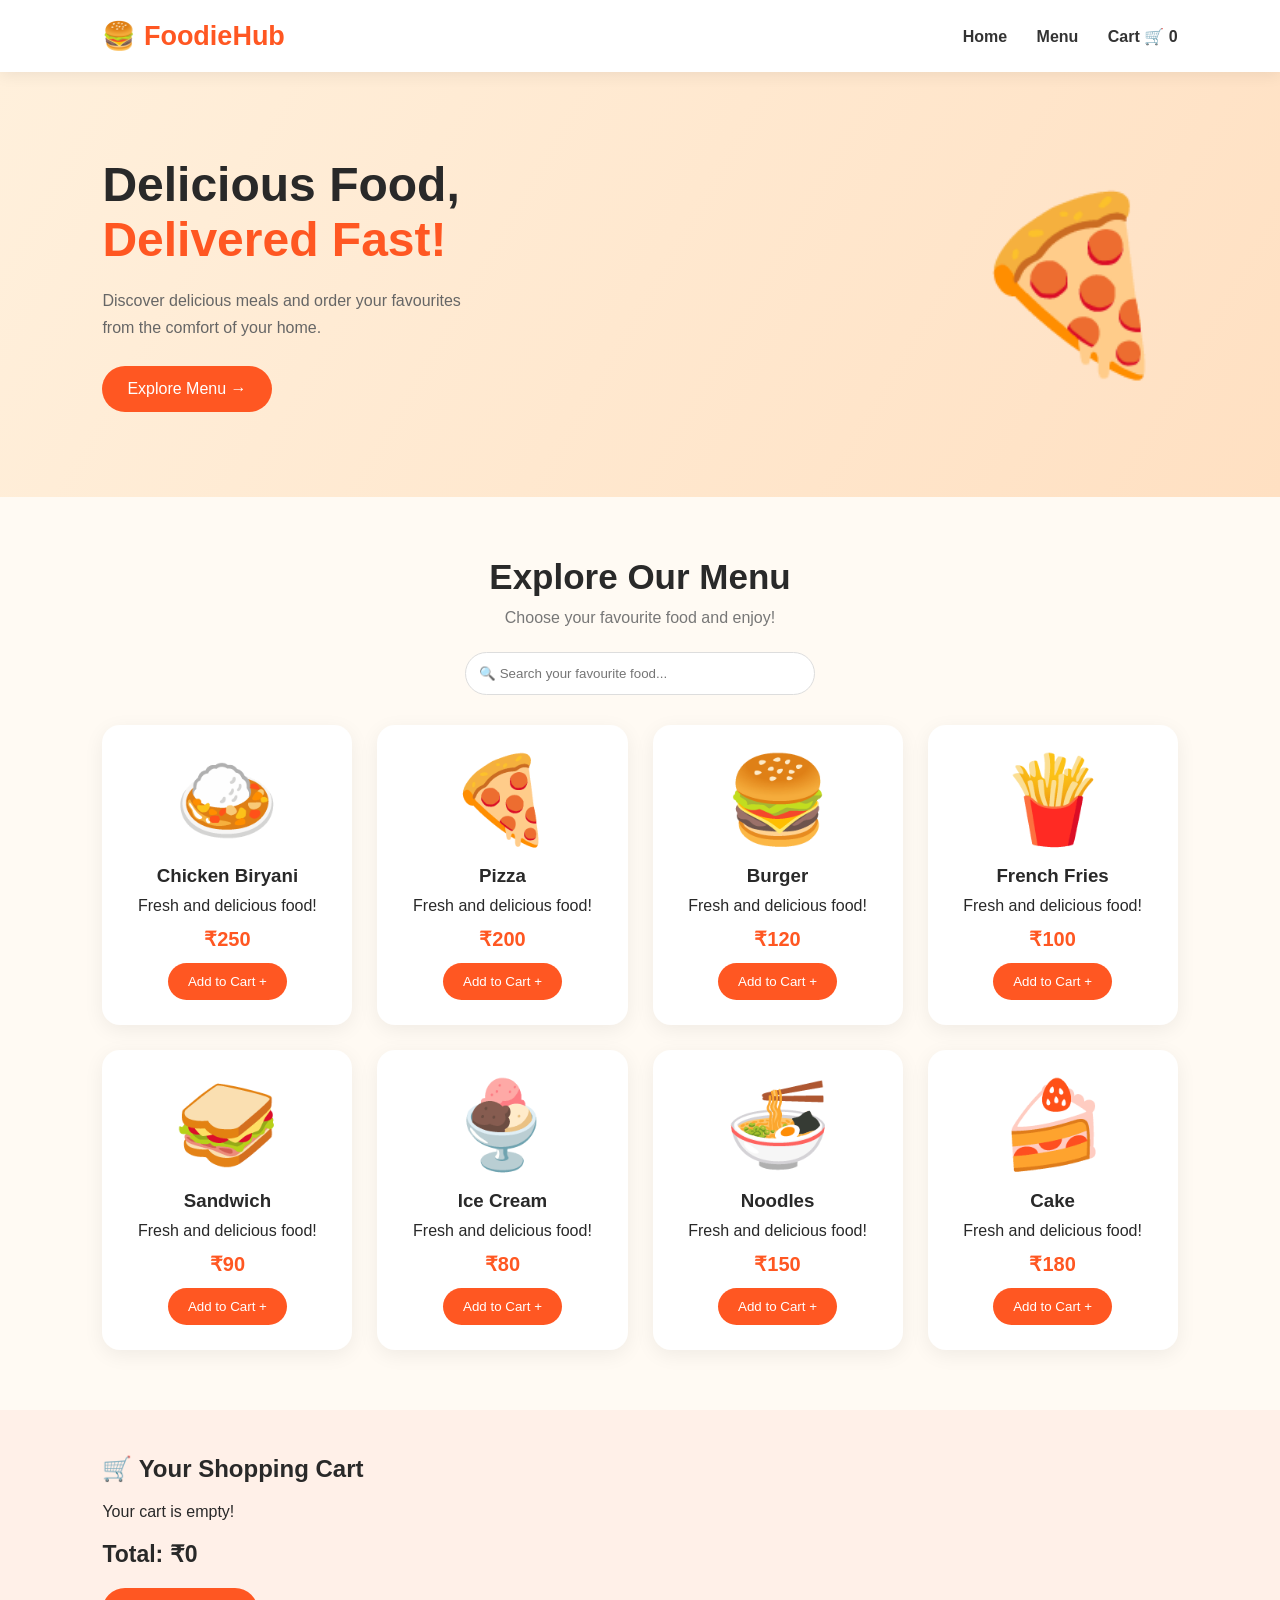
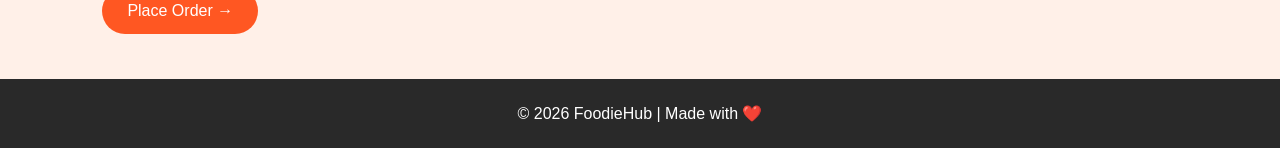
<file: index.html>
<!DOCTYPE html>
<html lang="en">
<head>
<meta charset="UTF-8">
<meta name="viewport" content="width=device-width, initial-scale=1.0">
<title>FoodieHub | Online Food Ordering</title>

<style>
* {
    margin: 0;
    padding: 0;
    box-sizing: border-box;
    font-family: Arial, sans-serif;
}

body {
    background: #fffaf3;
    color: #292929;
}

header {
    background: #ffffff;
    padding: 20px 8%;
    display: flex;
    justify-content: space-between;
    align-items: center;
    position: sticky;
    top: 0;
    z-index: 10;
    box-shadow: 0 3px 15px #00000012;
}

.logo {
    font-size: 27px;
    font-weight: bold;
    color: #ff5722;
}

nav a {
    text-decoration: none;
    margin-left: 25px;
    color: #333;
    font-weight: bold;
}

nav a:hover {
    color: #ff5722;
}

.hero {
    padding: 85px 8%;
    background: linear-gradient(120deg, #fff0dc, #ffe0c2);
    display: flex;
    align-items: center;
    justify-content: space-between;
    flex-wrap: wrap;
    gap: 30px;
}

.hero h1 {
    font-size: 48px;
    margin-bottom: 20px;
}

.hero h1 span {
    color: #ff5722;
}

.hero p {
    color: #666;
    margin-bottom: 25px;
    line-height: 1.7;
}

.hero button, .order-btn {
    background: #ff5722;
    color: white;
    border: none;
    padding: 14px 25px;
    border-radius: 30px;
    cursor: pointer;
    font-size: 16px;
}

.hero button:hover, .order-btn:hover {
    background: #d84315;
    transform: scale(1.05);
}

.hero-food {
    font-size: 170px;
    animation: float 3s ease-in-out infinite;
}

@keyframes float {
    0%, 100% { transform: translateY(0); }
    50% { transform: translateY(-18px); }
}

.menu {
    padding: 60px 8%;
    text-align: center;
}

.menu h2 {
    font-size: 35px;
    margin-bottom: 12px;
}

.menu > p {
    color: #777;
    margin-bottom: 25px;
}

#search {
    padding: 13px;
    width: min(100%, 350px);
    border: 1px solid #ddd;
    border-radius: 25px;
    outline: none;
    margin-bottom: 30px;
}

.food-container {
    display: grid;
    grid-template-columns: repeat(auto-fit, minmax(220px, 1fr));
    gap: 25px;
}

.food-card {
    background: white;
    border-radius: 18px;
    padding: 25px;
    box-shadow: 0 5px 20px #00000010;
    transition: 0.3s;
    animation: appear 0.7s ease;
}

.food-card:hover {
    transform: translateY(-10px);
    box-shadow: 0 12px 25px #ff572233;
}

.food-image {
    font-size: 85px;
    margin-bottom: 15px;
}

.food-card h3 {
    margin-bottom: 10px;
}

.price {
    color: #ff5722;
    font-weight: bold;
    margin: 12px;
    font-size: 20px;
}

.food-card button {
    background: #ff5722;
    color: white;
    border: none;
    padding: 11px 20px;
    border-radius: 25px;
    cursor: pointer;
}

.food-card button:hover {
    background: #d84315;
}

@keyframes appear {
    from { opacity: 0; transform: translateY(20px); }
    to { opacity: 1; transform: translateY(0); }
}

.cart {
    background: #fff0e8;
    padding: 45px 8%;
}

.cart h2 {
    margin-bottom: 20px;
}

.cart-item {
    background: white;
    padding: 15px;
    margin-bottom: 10px;
    border-radius: 10px;
    display: flex;
    justify-content: space-between;
    align-items: center;
    gap: 10px;
}

.cart-item button {
    padding: 5px 10px;
    border: none;
    background: #ff5722;
    color: white;
    border-radius: 5px;
    cursor: pointer;
}

.total {
    font-size: 23px;
    font-weight: bold;
    margin: 20px 0;
}

footer {
    text-align: center;
    padding: 25px;
    background: #292929;
    color: white;
}

#message {
    position: fixed;
    bottom: 25px;
    right: 25px;
    background: #292929;
    color: white;
    padding: 15px 22px;
    border-radius: 10px;
    display: none;
    z-index: 20;
}
</style>
</head>

<body>

<header>
    <div class="logo">🍔 FoodieHub</div>
    <nav>
        <a href="#home">Home</a>
        <a href="#menu">Menu</a>
        <a href="#cart">Cart 🛒 <span id="count">0</span></a>
    </nav>
</header>

<section class="hero" id="home">
    <div>
        <h1>Delicious Food,<br>
        <span>Delivered Fast!</span></h1>
        <p>Discover delicious meals and order your favourites<br>
        from the comfort of your home.</p>
        <button onclick="document.getElementById('menu').scrollIntoView({behavior:'smooth'})">
            Explore Menu →
        </button>
    </div>
    <div class="hero-food">🍕</div>
</section>

<section class="menu" id="menu">
    <h2>Explore Our Menu</h2>
    <p>Choose your favourite food and enjoy!</p>

    <input type="text" id="search"
    placeholder="🔍 Search your favourite food..."
    oninput="searchFood()">

    <div class="food-container" id="foodContainer"></div>
</section>

<section class="cart" id="cart">
    <h2>🛒 Your Shopping Cart</h2>
    <div id="cartItems">Your cart is empty!</div>

    <div class="total">
        Total: ₹<span id="total">0</span>
    </div>

    <button class="order-btn" onclick="placeOrder()">
        Place Order →
    </button>
</section>

<footer>
    <p>© 2026 FoodieHub | Made with ❤️</p>
</footer>

<div id="message"></div>

<script>

const foods = [
    {id:1, name:"Chicken Biryani", price:250, emoji:"🍛"},
    {id:2, name:"Pizza", price:200, emoji:"🍕"},
    {id:3, name:"Burger", price:120, emoji:"🍔"},
    {id:4, name:"French Fries", price:100, emoji:"🍟"},
    {id:5, name:"Sandwich", price:90, emoji:"🥪"},
    {id:6, name:"Ice Cream", price:80, emoji:"🍨"},
    {id:7, name:"Noodles", price:150, emoji:"🍜"},
    {id:8, name:"Cake", price:180, emoji:"🍰"}
];

let cart = {};

function displayFood(items) {
    const container = document.getElementById("foodContainer");
    container.innerHTML = "";

    items.forEach(food => {
        container.innerHTML += `
        <div class="food-card">
            <div class="food-image">${food.emoji}</div>
            <h3>${food.name}</h3>
            <p>Fresh and delicious food!</p>
            <div class="price">₹${food.price}</div>
            <button onclick="addToCart(${food.id})">
                Add to Cart +
            </button>
        </div>`;
    });

    if(items.length === 0) {
        container.innerHTML = "<p>No food items found.</p>";
    }
}

function addToCart(id) {
    cart[id] = (cart[id] || 0) + 1;
    updateCart();
    showMessage("Food added to cart! 🍔");
}

function changeQuantity(id, amount) {
    cart[id] += amount;

    if(cart[id] <= 0) {
        delete cart[id];
    }

    updateCart();
}

function updateCart() {
    const cartItems = document.getElementById("cartItems");
    let total = 0;
    let count = 0;

    cartItems.innerHTML = "";

    for(let id in cart) {
        const food = foods.find(f => f.id == id);
        const quantity = cart[id];

        total += food.price * quantity;
        count += quantity;

        cartItems.innerHTML += `
        <div class="cart-item">
            <span>${food.emoji} ${food.name}</span>
            <span>
                <button onclick="changeQuantity(${id},-1)">−</button>
                ${quantity}
                <button onclick="changeQuantity(${id},1)">+</button>
            </span>
            <strong>₹${food.price * quantity}</strong>
        </div>`;
    }

    if(count === 0) {
        cartItems.innerHTML = "Your cart is empty!";
    }

    document.getElementById("total").innerText = total;
    document.getElementById("count").innerText = count;
}

function searchFood() {
    const value = document.getElementById("search")
    .value.toLowerCase();

    const result = foods.filter(food =>
        food.name.toLowerCase().includes(value)
    );

    displayFood(result);
}

function showMessage(text) {
    const message = document.getElementById("message");
    message.innerText = text;
    message.style.display = "block";

    setTimeout(() => {
        message.style.display = "none";
    }, 2000);
}

function placeOrder() {
    if(Object.keys(cart).length === 0) {
        showMessage("Please add food to your cart!");
        return;
    }

    alert("Order placed successfully! 🎉");
    cart = {};
    updateCart();
}

displayFood(foods);
updateCart();

</script>

</body>
</html>
</file>
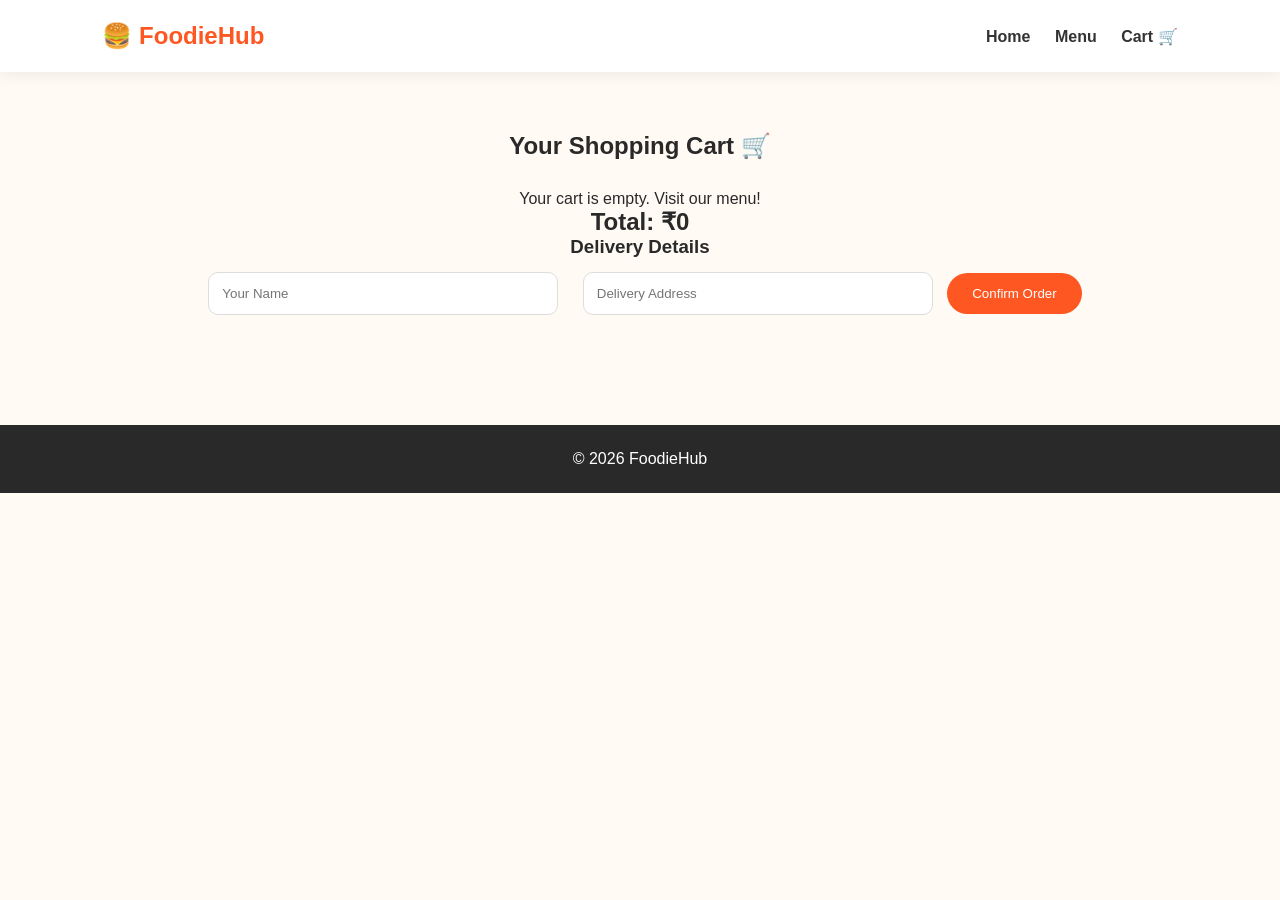
<file: cart.html>
<!DOCTYPE html>
<html>
<head>
    <title>FoodieHub - Cart</title>
    <link rel="stylesheet" href="style.css">
    <script src="script.js" defer></script>
</head>
<body>

<header>
    <h2>🍔 FoodieHub</h2>
    <nav>
        <a href="index.html">Home</a>
        <a href="menu.html">Menu</a>
        <a href="cart.html">Cart 🛒</a>
    </nav>
</header>

<section class="menu">
    <h1>Your Shopping Cart 🛒</h1>

    <div id="cart-items"></div>

    <h2>Total: ₹<span id="total">0</span></h2>

    <h3>Delivery Details</h3>
    <input id="customer" placeholder="Your Name">
    <input id="address" placeholder="Delivery Address">

    <button class="btn" onclick="placeOrder()">
        Confirm Order
    </button>
</section>

<footer>© 2026 FoodieHub</footer>

</body>
</html>
</file>
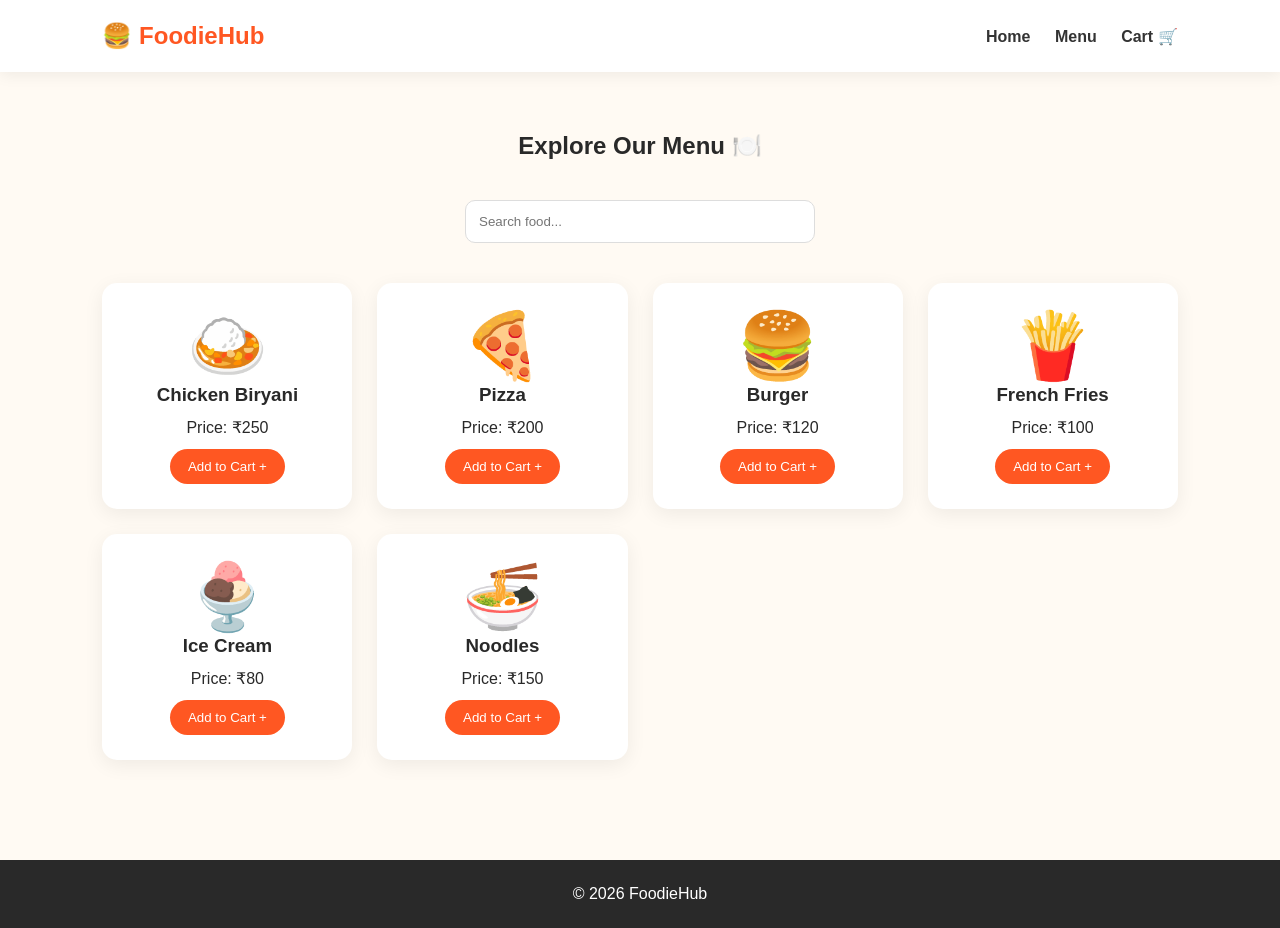
<file: menu.html>
<!DOCTYPE html>
<html>
<head>
    <title>FoodieHub - Menu</title>
    <link rel="stylesheet" href="style.css">
    <script src="script.js" defer></script>
</head>
<body>

<header>
    <h2>🍔 FoodieHub</h2>
    <nav>
        <a href="index.html">Home</a>
        <a href="menu.html">Menu</a>
        <a href="cart.html">Cart 🛒</a>
    </nav>
</header>

<section class="menu">
    <h1>Explore Our Menu 🍽️</h1>
    <input id="search" placeholder="Search food..." oninput="searchFood()">

    <div class="cards" id="food-list"></div>
</section>

<footer>© 2026 FoodieHub</footer>

</body>
</html>
</file>
<file: style.css>
* {
    margin: 0;
    padding: 0;
    box-sizing: border-box;
    font-family: Arial, sans-serif;
}

body {
    background: #fffaf3;
    color: #292929;
}

header {
    background: white;
    padding: 22px 8%;
    display: flex;
    justify-content: space-between;
    align-items: center;
    box-shadow: 0 3px 15px #0001;
    position: sticky;
    top: 0;
    z-index: 10;
}

header h2 {
    color: #ff5722;
}

nav a {
    text-decoration: none;
    color: #333;
    margin-left: 20px;
    font-weight: bold;
}

nav a:hover {
    color: #ff5722;
}

.hero {
    min-height: 430px;
    padding: 70px 8%;
    display: flex;
    justify-content: space-between;
    align-items: center;
    flex-wrap: wrap;
    background: linear-gradient(120deg, #fff0dc, #ffd6b5);
}

.hero h1 {
    font-size: 48px;
    line-height: 1.3;
}

.hero span {
    color: #ff5722;
}

.hero p {
    margin: 20px 0;
    color: #666;
}

.hero-image {
    font-size: 160px;
    animation: float 3s infinite ease-in-out;
}

@keyframes float {
    50% { transform: translateY(-20px); }
}

.btn {
    display: inline-block;
    background: #ff5722;
    color: white;
    border: none;
    padding: 13px 25px;
    border-radius: 30px;
    text-decoration: none;
    cursor: pointer;
    margin-top: 15px;
}

.btn:hover {
    background: #d84315;
    transform: scale(1.05);
}

.features, .menu {
    padding: 60px 8%;
    text-align: center;
}

.features h2, .menu h1 {
    margin-bottom: 30px;
}

.cards {
    display: grid;
    grid-template-columns:
        repeat(auto-fit, minmax(220px, 1fr));
    gap: 25px;
    margin-top: 30px;
}

.card {
    background: white;
    padding: 30px;
    border-radius: 18px;
    box-shadow: 0 5px 20px #0001;
    transition: 0.3s;
    font-size: 35px;
}

.card:hover {
    transform: translateY(-10px);
}

.card h3 {
    font-size: 20px;
    margin: 15px;
}

.card p {
    font-size: 15px;
    color: #777;
}

.food-card {
    background: white;
    padding: 25px;
    border-radius: 15px;
    box-shadow: 0 5px 20px #0001;
    animation: appear 0.5s ease;
}

.food-card:hover {
    transform: translateY(-7px);
}

.food-card button {
    background: #ff5722;
    color: white;
    border: none;
    padding: 10px 18px;
    border-radius: 20px;
    cursor: pointer;
}

.food-card p {
    margin: 12px;
}

#search, input {
    padding: 13px;
    border: 1px solid #ddd;
    border-radius: 10px;
    margin: 10px;
    width: min(90%, 350px);
}

footer {
    background: #292929;
    color: white;
    text-align: center;
    padding: 25px;
    margin-top: 40px;
}

@keyframes appear {
    from { opacity: 0; transform: translateY(15px); }
    to { opacity: 1; transform: translateY(0); }
}

@media(max-width: 600px) {
    header {
        flex-direction: column;
        gap: 15px;
    }

    nav a {
        margin: 8px;
    }

    .hero h1 {
        font-size: 34px;
    }

    .hero-image {
        font-size: 100px;
    }
}
</file>
